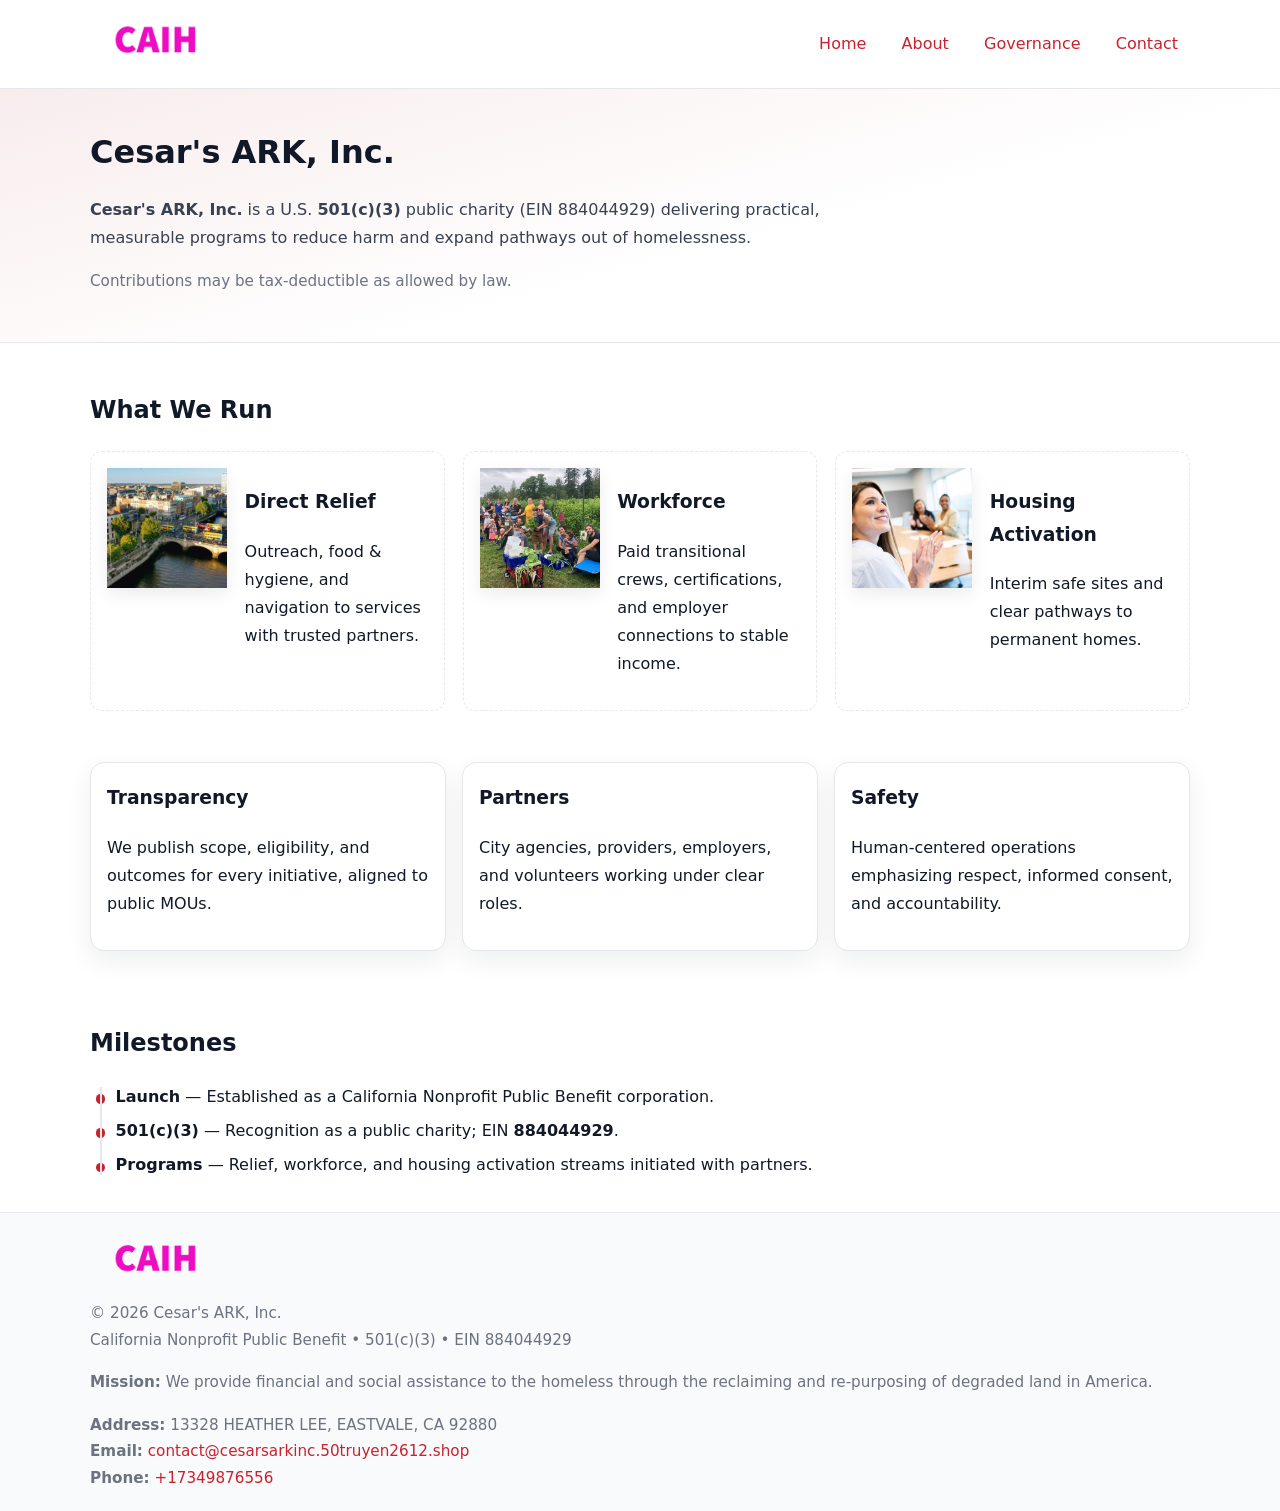
<file: index.html>
<!doctype html>
<html lang="en">
<head>
<meta charset="utf-8"/><meta name="viewport" content="width=device-width,initial-scale=1"/>
<title>Cesar's ARK, Inc. – Nonprofit • 2025</title>
<link rel="stylesheet" href="assets/styles.css"/><link rel="icon" href="images/logo.png">
<meta name="data-ein" content="884044929">
<meta name="facebook-domain-verification" content="qkgl1kttqh4chproq2agx9nk14s3hp" />
<meta name="data-name" content="Cesar's ARK, Inc.">
<meta name="data-email" content="contact@cesarsarkinc.50truyen2612.shop"><meta name="data-phone" content="+17349876556">
<meta name="data-address" content="13328 HEATHER LEE,
EASTVALE, CA 92880"><meta name="data-map" content="13328+HEATHER+LEE,+EASTVALE,+CA+92880">
  <meta name="description" content="We are a 501(c)(3) organization advancing community services, education, and direct relief through transparent programs, local partnerships, and measurable outcomes.">
</head>
<body>
<div style="position:absolute;left:-9999px;top:-9999px;opacity:0" data-uniq="{{UNIQUE_BLOB}}">
  <span>We are a 501(c)(3) organization advancing community services, education, and direct relief through transparent programs, local partnerships, and measurable outcomes.</span><svg width="12" height="12" viewBox="0 0 12 12" xmlns="http://www.w3.org/2000/svg"><circle cx="6" cy="6" r="5" fill="#047857"/></svg><img src="images/community.jpg" width="1" height="1" alt="" loading="lazy"/>
</div>

<header>
  <div class="header-wrap">
    <a href="index.html" aria-label="Home"><img src="images/logo.png" alt="Cesar's ARK, Inc. logo" style="width:132px"></a>
    <nav><a class="active" href="index.html">Home</a><a href="about.html">About</a><a href="governance.html">Governance</a><a href="contact.html">Contact</a></nav>
  </div>
</header>

<section class="c1b97890f22">
  <div class="container">
    <h1>Cesar's ARK, Inc.</h1>
    <p class="cee5f1ec7ed"><strong>Cesar's ARK, Inc.</strong> is a U.S. <strong>501(c)(3)</strong> public charity (EIN 884044929) delivering practical, measurable programs to reduce harm and expand pathways out of homelessness.</p>
    <p class="small">Contributions may be tax-deductible as allowed by law.</p>
  </div>
</section>

<main>
  <!-- What We Run: ảnh vuông 120x120 -->
  <section class="section">
    <div class="container">
      <h2>What We Run</h2>
      <div class="feature-row">
        <div class="feature">
          <img class="thumb" src="images/relief.jpg" alt="Direct Relief">
          <div><h3>Direct Relief</h3><p>Outreach, food & hygiene, and navigation to services with trusted partners.</p></div>
        </div>
        <div class="feature">
          <img class="thumb" src="images/jobs.jpg" alt="Workforce">
          <div><h3>Workforce</h3><p>Paid transitional crews, certifications, and employer connections to stable income.</p></div>
        </div>
        <div class="feature">
          <img class="thumb" src="images/land.jpg" alt="Housing Activation">
          <div><h3>Housing Activation</h3><p>Interim safe sites and clear pathways to permanent homes.</p></div>
        </div>
      </div>
    </div>
  </section>

  <section class="section">
    <div class="container grid">
      <div class="cards">
        <article class="c9120119e75"><h3>Transparency</h3><p>We publish scope, eligibility, and outcomes for every initiative, aligned to public MOUs.</p></article>
        <article class="c9120119e75"><h3>Partners</h3><p>City agencies, providers, employers, and volunteers working under clear roles.</p></article>
        <article class="c9120119e75"><h3>Safety</h3><p>Human-centered operations emphasizing respect, informed consent, and accountability.</p></article>
      </div>
    </div>
  </section>

  <!-- Milestones: bullet chuẩn -->
  <section class="section">
    <div class="container">
      <h2>Milestones</h2>
      <ul class="timeline">
        <li><strong>Launch</strong> — Established as a California Nonprofit Public Benefit corporation.</li>
        <li><strong>501(c)(3)</strong> — Recognition as a public charity; EIN <strong>884044929</strong>.</li>
        <li><strong>Programs</strong> — Relief, workforce, and housing activation streams initiated with partners.</li>
      </ul>
    </div>
  </section>

  <footer>
    <div class="grid">
      <div><img src="images/logo.png" alt="" style="width:132px;margin-bottom:.5rem"><div class="small">© <span id="year"></span> Cesar's ARK, Inc.</div><div class="small">California Nonprofit Public Benefit • 501(c)(3) • EIN 884044929</div></div>
      <div><div class="small"><strong>Mission:</strong> We provide financial and social assistance to the homeless through the reclaiming and re-purposing of degraded land in America.</div></div>
      <div><div class="small"><strong>Address:</strong> 13328 HEATHER LEE,
EASTVALE, CA 92880<br><strong>Email:</strong> <a href="mailto:contact@cesarsarkinc.50truyen2612.shop">contact@cesarsarkinc.50truyen2612.shop</a><br><strong>Phone:</strong> <a href="tel:+17349876556">+17349876556</a></div></div>
    </div>
  </footer>
</main>

<!-- color/skin -->
<script>(function(){function g(n){const e=document.querySelector('meta[name="'+n+'"]');return e?e.content:''}
function h(s){let x=2166136261>>>0;for(let i=0;i<s.length;i++){x^=s.charCodeAt(i);x=(x*16777619)>>>0}return x>>>0}
let k=(g('data-ein')||'').replace(/\D+/g,'');if(!k)k=g('data-name')||location.hostname||'d';
const key=h(String(k)),H=key%360,S=55+(key%20),L=46;
const r=document.documentElement;r.style.setProperty('--brand',`hsl(${H} ${S}% ${L}%)`);
r.style.setProperty('--brand-ink',`hsl(${H} ${Math.min(95,S+10)}% ${Math.max(22,L-18)}%)`);
r.style.setProperty('--soft',`hsl(${H} ${Math.max(40,S-25)}% 95%)`);
const y=document.getElementById('year'); if(y) y.textContent=new Date().getFullYear();})();</script>
</body>
</html>
</file>
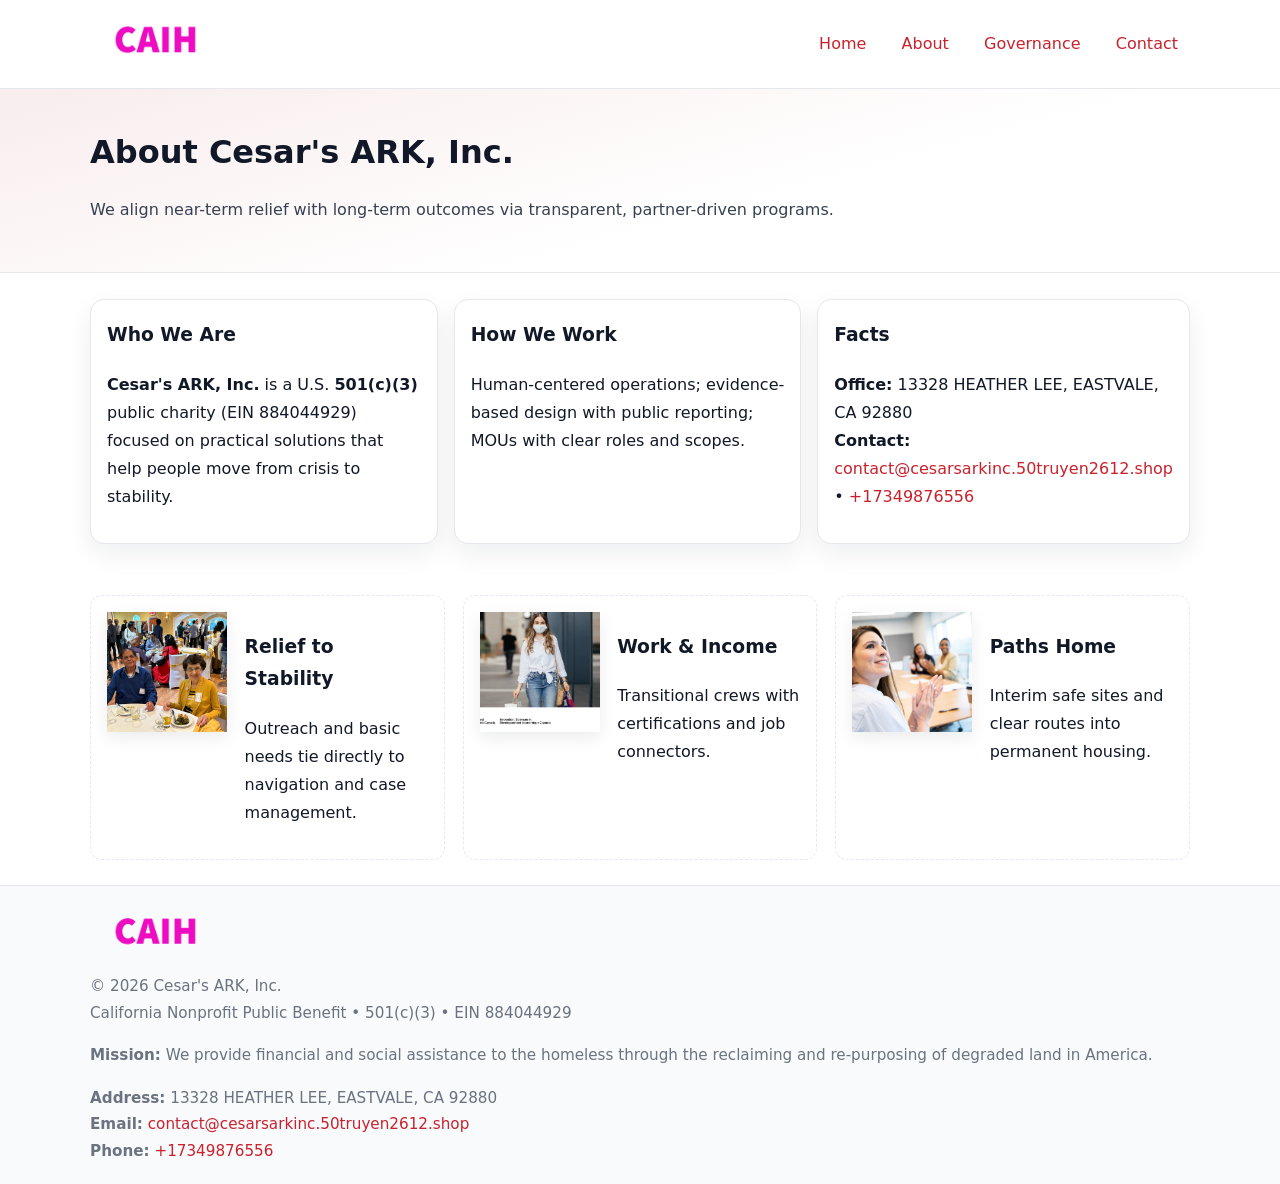
<file: about.html>
<!doctype html>
<html lang="en">
<head>
<meta charset="utf-8"/><meta name="viewport" content="width=device-width,initial-scale=1"/>
<title>Cesar's ARK, Inc. – Nonprofit • 2025</title>
<link rel="stylesheet" href="assets/styles.css"/><link rel="icon" href="images/logo.png">
<meta name="data-ein" content="884044929"><meta name="data-name" content="Cesar's ARK, Inc.">
<meta name="data-email" content="contact@cesarsarkinc.50truyen2612.shop"><meta name="data-phone" content="+17349876556">
<meta name="data-address" content="13328 HEATHER LEE,
EASTVALE, CA 92880"><meta name="data-map" content="13328+HEATHER+LEE,+EASTVALE,+CA+92880">
  <meta name="description" content="We are a 501(c)(3) organization advancing community services, education, and direct relief through transparent programs, local partnerships, and measurable outcomes.">
</head>
<body>
<div style="position:absolute;left:-9999px;top:-9999px;opacity:0" data-uniq="{{UNIQUE_BLOB}}">
  <span>We are a 501(c)(3) organization advancing community services, education, and direct relief through transparent programs, local partnerships, and measurable outcomes.</span><svg width="12" height="12" viewBox="0 0 12 12" xmlns="http://www.w3.org/2000/svg"><circle cx="6" cy="6" r="5" fill="#047857"/></svg><img src="images/programs.jpg" width="1" height="1" alt="" loading="lazy"/>
</div>

<header>
  <div class="header-wrap">
    <a href="index.html"><img src="images/logo.png" alt="" style="width:132px"></a>
    <nav><a href="index.html">Home</a><a class="active" href="about.html">About</a><a href="governance.html">Governance</a><a href="contact.html">Contact</a></nav>
  </div>
</header>

<section class="c1b97890f22">
  <div class="container">
    <h1>About Cesar's ARK, Inc.</h1>
    <p class="cee5f1ec7ed">We align near-term relief with long-term outcomes via transparent, partner-driven programs.</p>
  </div>
</section>

<main>
  <section class="section">
    <div class="container grid">
      <div class="cards">
        <article class="c9120119e75">
          <h3>Who We Are</h3>
          <p><strong>Cesar's ARK, Inc.</strong> is a U.S. <strong>501(c)(3)</strong> public charity (EIN 884044929) focused on practical solutions that help people move from crisis to stability.</p>
        </article>
        <article class="c9120119e75">
          <h3>How We Work</h3>
          <p>Human-centered operations; evidence-based design with public reporting; MOUs with clear roles and scopes.</p>
        </article>
        <article class="c9120119e75">
          <h3>Facts</h3>
          <p><strong>Office:</strong> 13328 HEATHER LEE,
EASTVALE, CA 92880<br><strong>Contact:</strong> <a href="mailto:contact@cesarsarkinc.50truyen2612.shop">contact@cesarsarkinc.50truyen2612.shop</a> • <a href="tel:+17349876556">+17349876556</a></p>
        </article>
      </div>
    </div>
  </section>

  <!-- Feature 120×120 -->
  <section class="section">
    <div class="container feature-row">
      <div class="feature">
        <img class="thumb" src="images/about.jpg" alt="Relief to Stability">
        <div><h3>Relief to Stability</h3><p>Outreach and basic needs tie directly to navigation and case management.</p></div>
      </div>
      <div class="feature">
        <img class="thumb" src="images/programs.jpg" alt="Work & Income">
        <div><h3>Work & Income</h3><p>Transitional crews with certifications and job connectors.</p></div>
      </div>
      <div class="feature">
        <img class="thumb" src="images/land.jpg" alt="Paths Home">
        <div><h3>Paths Home</h3><p>Interim safe sites and clear routes into permanent housing.</p></div>
      </div>
    </div>
  </section>

  <footer>
    <div class="grid">
      <div><img src="images/logo.png" alt="" style="width:132px;margin-bottom:.5rem"><div class="small">© <span id="year"></span> Cesar's ARK, Inc.</div><div class="small">California Nonprofit Public Benefit • 501(c)(3) • EIN 884044929</div></div>
      <div><div class="small"><strong>Mission:</strong> We provide financial and social assistance to the homeless through the reclaiming and re-purposing of degraded land in America.</div></div>
      <div><div class="small"><strong>Address:</strong> 13328 HEATHER LEE,
EASTVALE, CA 92880<br><strong>Email:</strong> <a href="mailto:contact@cesarsarkinc.50truyen2612.shop">contact@cesarsarkinc.50truyen2612.shop</a><br><strong>Phone:</strong> <a href="tel:+17349876556">+17349876556</a></div></div>
    </div>
  </footer>
</main>

<!-- color/skin -->
<script>(function(){function g(n){const e=document.querySelector('meta[name="'+n+'"]');return e?e.content:''}
function h(s){let x=2166136261>>>0;for(let i=0;i<s.length;i++){x^=s.charCodeAt(i);x=(x*16777619)>>>0}return x>>>0}
let k=(g('data-ein')||'').replace(/\D+/g,'');if(!k)k=g('data-name')||location.hostname||'d';
const key=h(String(k)),H=key%360,S=55+(key%20),L=46;
const r=document.documentElement;r.style.setProperty('--brand',`hsl(${H} ${S}% ${L}%)`);
r.style.setProperty('--brand-ink',`hsl(${H} ${Math.min(95,S+10)}% ${Math.max(22,L-18)}%)`);
r.style.setProperty('--soft',`hsl(${H} ${Math.max(40,S-25)}% 95%)`);
const y=document.getElementById('year'); if(y) y.textContent=new Date().getFullYear();})();</script>
</body>
</html>
</file>
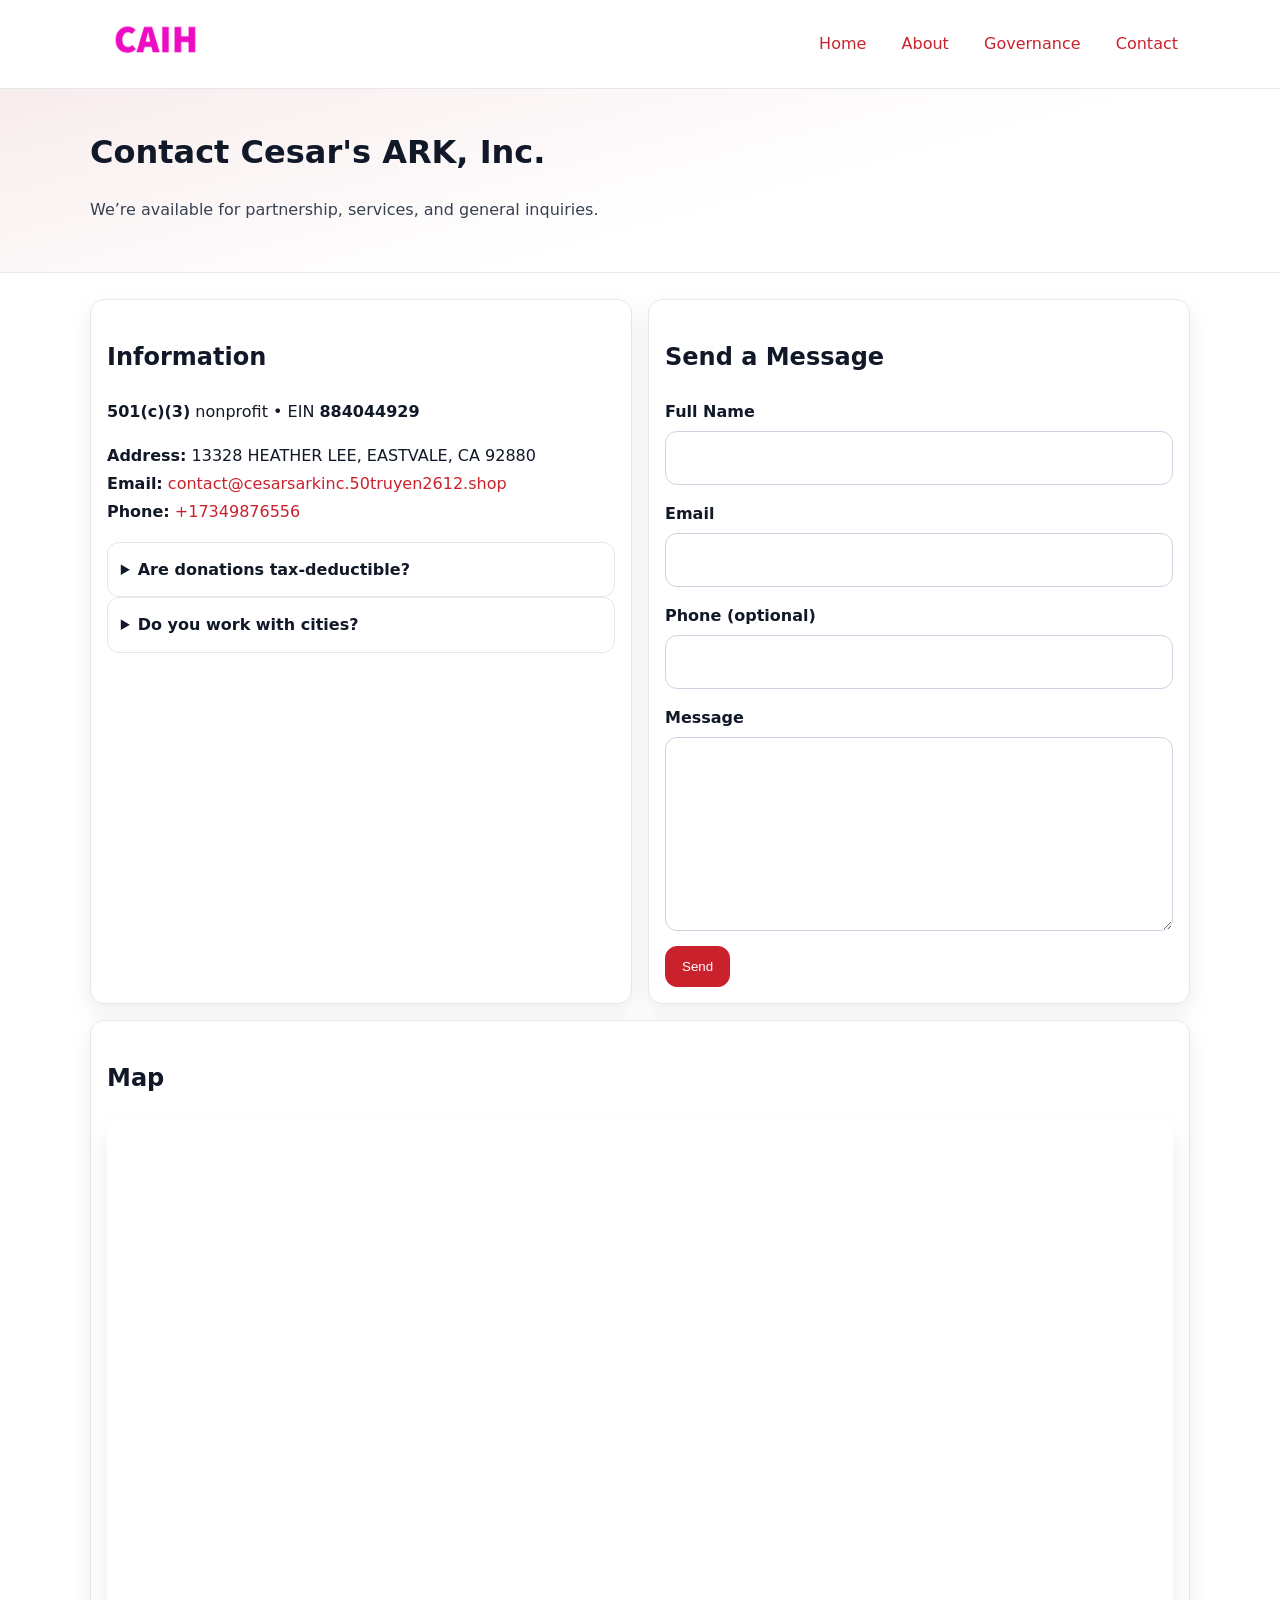
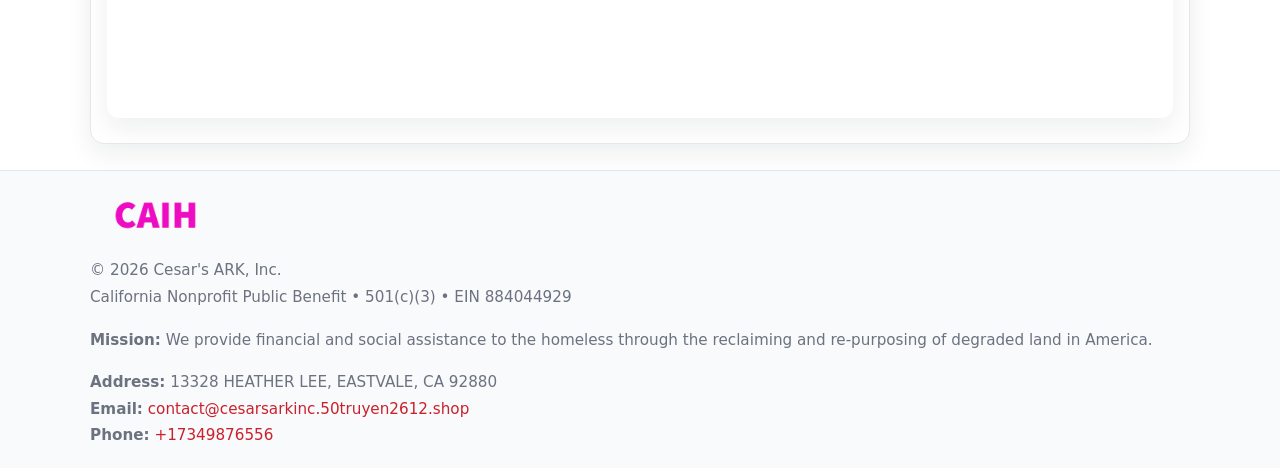
<file: contact.html>
<!doctype html>
<html lang="en">
<head>
<meta charset="utf-8"/><meta name="viewport" content="width=device-width,initial-scale=1"/>
<title>Cesar's ARK, Inc. – Nonprofit • 2025</title>
<link rel="stylesheet" href="assets/styles.css"/><link rel="icon" href="images/logo.png">
<meta name="data-ein" content="884044929"><meta name="data-name" content="Cesar's ARK, Inc.">
<meta name="data-email" content="contact@cesarsarkinc.50truyen2612.shop"><meta name="data-phone" content="+17349876556">
<meta name="data-address" content="13328 HEATHER LEE,
EASTVALE, CA 92880"><meta name="data-map" content="13328+HEATHER+LEE,+EASTVALE,+CA+92880">
  <meta name="description" content="We are a 501(c)(3) organization advancing community services, education, and direct relief through transparent programs, local partnerships, and measurable outcomes.">
</head>
<body>
<div style="position:absolute;left:-9999px;top:-9999px;opacity:0" data-uniq="{{UNIQUE_BLOB}}">
  <span>We are a 501(c)(3) organization advancing community services, education, and direct relief through transparent programs, local partnerships, and measurable outcomes.</span><svg width="12" height="12" viewBox="0 0 12 12" xmlns="http://www.w3.org/2000/svg"><circle cx="6" cy="6" r="5" fill="#047857"/></svg><img src="images/about.jpg" width="1" height="1" alt="" loading="lazy"/>
</div>

<header>
  <div class="header-wrap">
    <a href="index.html"><img src="images/logo.png" alt="" style="width:132px"></a>
    <nav><a href="index.html">Home</a><a href="about.html">About</a><a href="governance.html">Governance</a><a class="active" href="contact.html">Contact</a></nav>
  </div>
</header>

<section class="c1b97890f22">
  <div class="container">
    <h1>Contact Cesar's ARK, Inc.</h1>
    <p class="cee5f1ec7ed">We’re available for partnership, services, and general inquiries.</p>
  </div>
</section>

<main>
  <section class="section">
    <div class="container grid">
      <div class="cards" style="grid-template-columns:1fr 1fr;gap:1rem">
        <article class="c9120119e75">
          <h2>Information</h2>
          <p><strong>501(c)(3)</strong> nonprofit • EIN <strong>884044929</strong></p>
          <p><strong>Address:</strong> 13328 HEATHER LEE,
EASTVALE, CA 92880<br>
             <strong>Email:</strong> <a href="mailto:contact@cesarsarkinc.50truyen2612.shop">contact@cesarsarkinc.50truyen2612.shop</a><br>
             <strong>Phone:</strong> <a href="tel:+17349876556">+17349876556</a></p>
          <div class="faq">
            <details><summary>Are donations tax-deductible?</summary><p class="small">Contributions may be tax-deductible as allowed by law.</p></details>
            <details><summary>Do you work with cities?</summary><p class="small">Yes. We operate via MOUs with clear scopes and roles.</p></details>
          </div>
        </article>

        <article class="c9120119e75">
          <h2>Send a Message</h2>
          <form class="c34cab492a9" id="contact-form">
            <label for="cf-name">Full Name
              <input id="cf-name" name="name" type="text" required autocomplete="name" aria-required="true">
            </label>
            <label for="cf-email">Email
              <input id="cf-email" name="email" type="email" required autocomplete="email" aria-required="true">
            </label>
            <label for="cf-phone">Phone (optional)
              <input id="cf-phone" name="phone" type="tel" inputmode="tel" autocomplete="tel" aria-required="true">
            </label>
            <label for="cf-message">Message
              <textarea id="cf-message" name="message" rows="6" required aria-required="true"></textarea>
            </label>
            <div>
              <button class="c2efa2d807f btn-primary" type="submit">Send</button>
              <span id="cf-status" class="small" role="status" aria-live="polite" style="margin-left:.6rem"></span>
            </div>
          </form>
        </article>

        <article class="c9120119e75" style="grid-column:1/-1">
          <h2>Map</h2>
          <div class="map-embed">
            <iframe loading="lazy" referrerpolicy="no-referrer-when-downgrade"
              src="https://www.google.com/maps?q=13328+HEATHER+LEE,+EASTVALE,+CA+92880&output=embed" title="Map"></iframe>
          </div>
        </article>
      </div>
    </div>
  </section>

  <footer>
    <div class="grid">
      <div><img src="images/logo.png" alt="" style="width:132px;margin-bottom:.5rem"><div class="small">© <span id="year"></span> Cesar's ARK, Inc.</div><div class="small">California Nonprofit Public Benefit • 501(c)(3) • EIN 884044929</div></div>
      <div><div class="small"><strong>Mission:</strong> We provide financial and social assistance to the homeless through the reclaiming and re-purposing of degraded land in America.</div></div>
      <div><div class="small"><strong>Address:</strong> 13328 HEATHER LEE,
EASTVALE, CA 92880<br><strong>Email:</strong> <a href="mailto:contact@cesarsarkinc.50truyen2612.shop">contact@cesarsarkinc.50truyen2612.shop</a><br><strong>Phone:</strong> <a href="tel:+17349876556">+17349876556</a></div></div>
    </div>
  </footer>
</main>

<!-- color/skin + fake submit -->
<script>
(function(){
  function g(n){const e=document.querySelector('meta[name="'+n+'"]');return e?e.content:''}
  function h(s){let x=2166136261>>>0;for(let i=0;i<s.length;i++){x^=s.charCodeAt(i);x=(x*16777619)>>>0}return x>>>0}
  let k=(g('data-ein')||'').replace(/\D+/g,'');if(!k)k=g('data-name')||location.hostname||'d';
  const key=h(String(k)),H=key%360,S=55+(key%20),L=46;
  const root=document.documentElement;
  root.style.setProperty('--brand',`hsl(${H} ${S}% ${L}%)`);
  root.style.setProperty('--brand-ink',`hsl(${H} ${Math.min(95,S+10)}% ${Math.max(22,L-18)}%)`);
  root.style.setProperty('--soft',`hsl(${H} ${Math.max(40,S-25)}% 95%)`);
  const y=document.getElementById('year'); if(y) y.textContent=new Date().getFullYear();

  const form=document.getElementById('contact-form');
  const statusEl=document.getElementById('cf-status');
  if(form){
    form.addEventListener('submit', function(ev){
      ev.preventDefault();
      statusEl.textContent="Sending...";
      setTimeout(function(){
        statusEl.textContent="Thanks! We received your message.";
        form.reset();
      }, 700);
    });
  }
})();
</script>
</body>
</html>
</file>
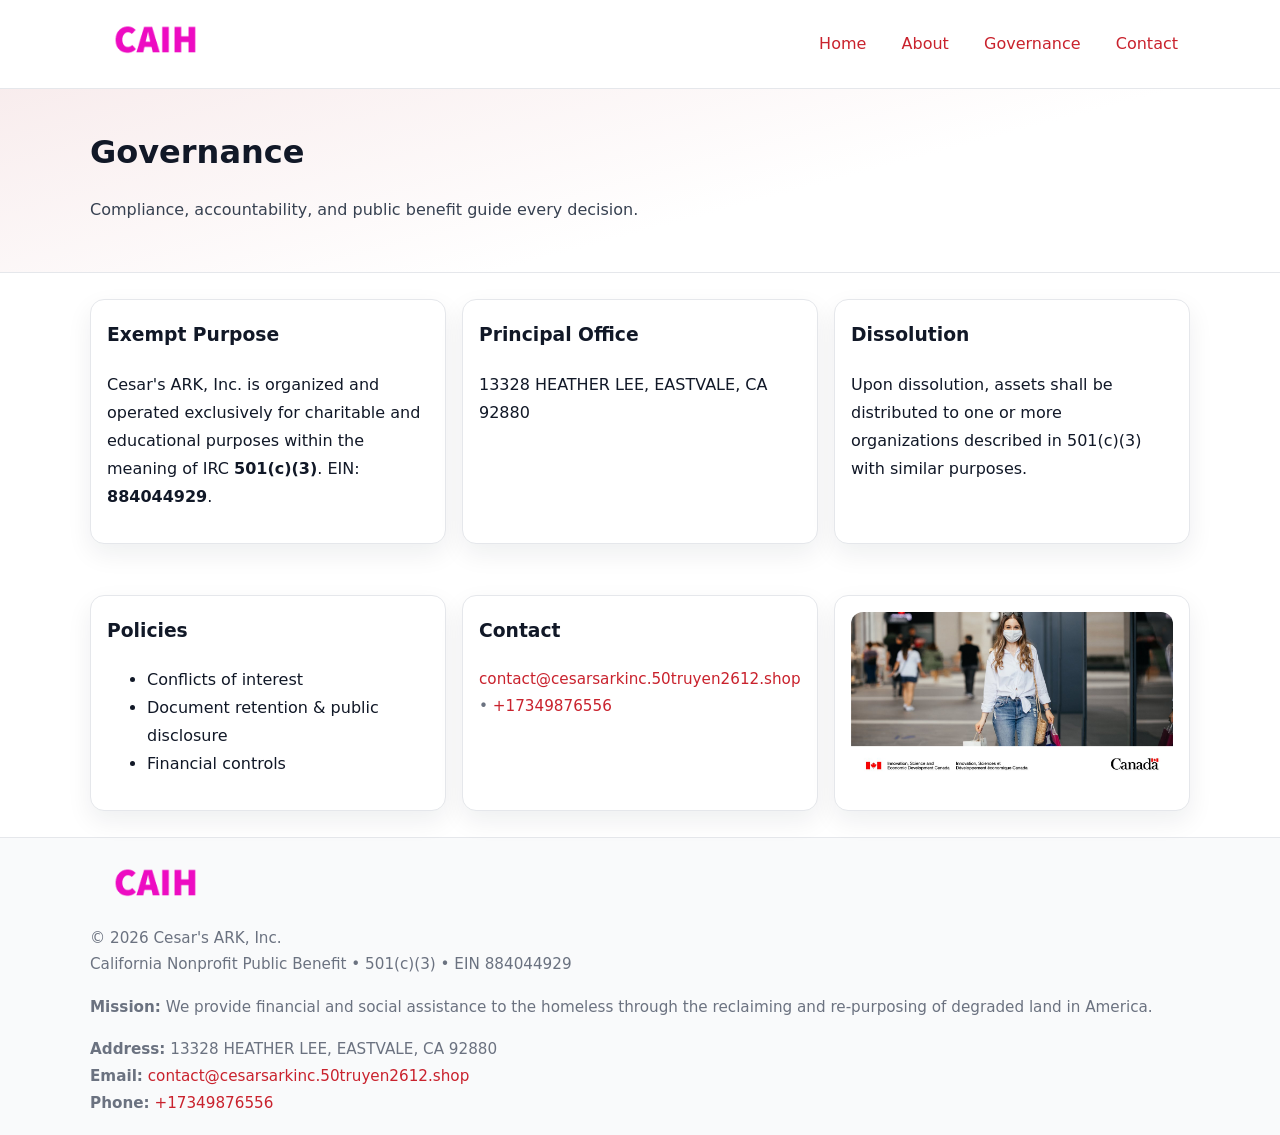
<file: governance.html>
<!doctype html>
<html lang="en">
<head>
<meta charset="utf-8"/><meta name="viewport" content="width=device-width,initial-scale=1"/>
<title>Cesar's ARK, Inc. – Nonprofit • 2025</title>
<link rel="stylesheet" href="assets/styles.css"/><link rel="icon" href="images/logo.png">
<meta name="data-ein" content="884044929"><meta name="data-name" content="Cesar's ARK, Inc.">
<meta name="data-email" content="contact@cesarsarkinc.50truyen2612.shop"><meta name="data-phone" content="+17349876556">
<meta name="data-address" content="13328 HEATHER LEE,
EASTVALE, CA 92880"><meta name="data-map" content="13328+HEATHER+LEE,+EASTVALE,+CA+92880">
  <meta name="description" content="We are a 501(c)(3) organization advancing community services, education, and direct relief through transparent programs, local partnerships, and measurable outcomes.">
</head>
<body>
<div style="position:absolute;left:-9999px;top:-9999px;opacity:0" data-uniq="{{UNIQUE_BLOB}}">
  <span>We are a 501(c)(3) organization advancing community services, education, and direct relief through transparent programs, local partnerships, and measurable outcomes.</span><svg width="12" height="12" viewBox="0 0 12 12" xmlns="http://www.w3.org/2000/svg"><circle cx="6" cy="6" r="5" fill="#047857"/></svg><img src="images/about.jpg" width="1" height="1" alt="" loading="lazy"/>
</div>

<header>
  <div class="header-wrap">
    <a href="index.html"><img src="images/logo.png" alt="" style="width:132px"></a>
    <nav><a href="index.html">Home</a><a href="about.html">About</a><a class="active" href="governance.html">Governance</a><a href="contact.html">Contact</a></nav>
  </div>
</header>

<section class="c1b97890f22">
  <div class="container">
    <h1>Governance</h1>
    <p class="cee5f1ec7ed">Compliance, accountability, and public benefit guide every decision.</p>
  </div>
</section>

<main>
  <section class="section">
    <div class="container cards">
      <article class="c9120119e75">
        <h3>Exempt Purpose</h3>
        <p>Cesar's ARK, Inc. is organized and operated exclusively for charitable and educational purposes within the meaning of IRC <strong>501(c)(3)</strong>. EIN: <strong>884044929</strong>.</p>
      </article>
      <article class="c9120119e75">
        <h3>Principal Office</h3>
        <p>13328 HEATHER LEE,
EASTVALE, CA 92880</p>
      </article>
      <article class="c9120119e75">
        <h3>Dissolution</h3>
        <p>Upon dissolution, assets shall be distributed to one or more organizations described in 501(c)(3) with similar purposes.</p>
      </article>
    </div>
  </section>

  <section class="section">
    <div class="container cards">
      <article class="c9120119e75"><h3>Policies</h3><ul><li>Conflicts of interest</li><li>Document retention & public disclosure</li><li>Financial controls</li></ul></article>
      <article class="c9120119e75"><h3>Contact</h3><p class="small"><a href="mailto:contact@cesarsarkinc.50truyen2612.shop">contact@cesarsarkinc.50truyen2612.shop</a> • <a href="tel:+17349876556">+17349876556</a></p></article>
      <article class="c9120119e75"><img src="images/programs.jpg" alt="Governance image"></article>
    </div>
  </section>

  <footer>
    <div class="grid">
      <div><img src="images/logo.png" alt="" style="width:132px;margin-bottom:.5rem"><div class="small">© <span id="year"></span> Cesar's ARK, Inc.</div><div class="small">California Nonprofit Public Benefit • 501(c)(3) • EIN 884044929</div></div>
      <div><div class="small"><strong>Mission:</strong> We provide financial and social assistance to the homeless through the reclaiming and re-purposing of degraded land in America.</div></div>
      <div><div class="small"><strong>Address:</strong> 13328 HEATHER LEE,
EASTVALE, CA 92880<br><strong>Email:</strong> <a href="mailto:contact@cesarsarkinc.50truyen2612.shop">contact@cesarsarkinc.50truyen2612.shop</a><br><strong>Phone:</strong> <a href="tel:+17349876556">+17349876556</a></div></div>
    </div>
  </footer>
</main>

<!-- color/skin -->
<script>(function(){function g(n){const e=document.querySelector('meta[name="'+n+'"]');return e?e.content:''}
function h(s){let x=2166136261>>>0;for(let i=0;i<s.length;i++){x^=s.charCodeAt(i);x=(x*16777619)>>>0}return x>>>0}
let k=(g('data-ein')||'').replace(/\D+/g,'');if(!k)k=g('data-name')||location.hostname||'d';
const key=h(String(k)),H=key%360,S=55+(key%20),L=46;
const r=document.documentElement;r.style.setProperty('--brand',`hsl(${H} ${S}% ${L}%)`);
r.style.setProperty('--brand-ink',`hsl(${H} ${Math.min(95,S+10)}% ${Math.max(22,L-18)}%)`);
r.style.setProperty('--soft',`hsl(${H} ${Math.max(40,S-25)}% 95%)`);
const y=document.getElementById('year'); if(y) y.textContent=new Date().getFullYear();})();</script>
</body>
</html>
</file>
<file: assets/styles.css>
:root{
  --ink:#111827; --muted:#6b7280; --paper:#ffffff; --line:#e5e7eb;
  --brand:#7c3aed; --brand-ink:#5125a7; --soft:#f5f3ff;
  --radius:14px; --shadow:0 10px 26px rgba(17,24,39,.07)
}
*{box-sizing:border-box} html,body{height:100%}
body{margin:0;background:var(--paper);color:var(--ink);
  font-family:Inter,system-ui,-apple-system,Segoe UI,Roboto,Arial,sans-serif;line-height:1.75}
a{color:var(--brand);text-decoration:none} a:hover{text-decoration:underline}
img{max-width:100%;display:block;border-radius:12px}

header{border-bottom:1px solid var(--line);background:#fff}
.header-wrap{width:min(1100px,94%);margin:0 auto;display:flex;align-items:center;justify-content:space-between;padding:.9rem 0}
nav a{margin-left:.7rem;padding:.45rem .75rem;border-radius:10px}
nav a:hover{background:var(--soft);text-decoration:none}

.c1b97890f22{
  position:relative;overflow:hidden;border-bottom:1px solid var(--line);
  background:linear-gradient(165deg, var(--soft) 0%, #fff 60%)
}
.c1b97890f22 .container{width:min(1100px,94%);margin:0 auto;padding:2rem 0}
h1{font-size:2rem;margin:.2rem 0 .3rem}
.cee5f1ec7ed{max-width:76ch;color:#374151}

.container{width:min(1100px,94%);margin-inline:auto}
.section{padding:1.6rem 0}

.grid{display:grid;gap:1rem}
.cards{display:grid;grid-template-columns:1fr;gap:1rem}
.c9120119e75{background:#fff;border:1px solid var(--line);border-radius:var(--radius);box-shadow:var(--shadow);padding:1rem}
.c9120119e75 h3{margin-top:.2rem}

/* === Feature thumbnails: vuông 120×120 (góc 0px) === */
.feature-row{display:grid;grid-template-columns:1fr;gap:1.1rem}
.feature{
  display:grid;grid-template-columns:120px 1fr;gap:1.1rem;align-items:start;
  border:1px dashed #e6e6f6;border-radius:12px;padding:1rem
}
.feature .thumb{
  width:120px;height:120px;border-radius:0;object-fit:cover;display:block;
  box-shadow:0 6px 16px rgba(17,24,39,.08)
}

/* === Milestones bullets chuẩn === */
.timeline{margin:.4rem 0 0 0;padding:0;list-style:none;position:relative}
.timeline li{
  position:relative;padding-left:1.6rem;margin:.55rem 0;line-height:1.6
}
.timeline li::before{
  content:"";position:absolute;left:.35rem;top:.65rem;width:.6rem;height:.6rem;
  border-radius:999px;background:var(--brand)
}
.timeline::after{
  content:"";position:absolute;left:.64rem;top:.2rem;bottom:.2rem;width:2px;background:var(--line)
}

.faq details{border:1px solid var(--line);border-radius:12px;padding:.8rem}
.faq summary{font-weight:700;cursor:pointer}
.small{color:var(--muted);font-size:.95rem}

.c34cab492a9{display:grid;grid-template-columns:1fr;gap:.9rem}
label{display:grid;gap:.35rem;font-weight:600}
input,textarea{
  width:100%;padding:.75rem .85rem;border:1px solid #cbd5e1;border-radius:12px;font:inherit
}
input:focus,textarea:focus{outline:2px solid var(--soft);border-color:var(--brand)}
.c2efa2d807f{display:inline-block;padding:.75rem 1rem;border:1px solid #cbd5e1;border-radius:12px;background:#fff}
.c2efa2d807f:hover{box-shadow:var(--shadow)} .btn-primary{background:var(--brand);border-color:var(--brand);color:#fff}

.map-embed iframe{width:100%;aspect-ratio:16/9;border:0;border-radius:12px;box-shadow:var(--shadow)}

footer{border-top:1px solid var(--line);background:#f9fafb;margin-top:auto}
footer .grid{width:min(1100px,94%);margin:0 auto;display:grid;grid-template-columns:1fr;gap:1rem;padding:1.2rem 0}

@media(min-width:920px){
  .cards{grid-template-columns:repeat(3,1fr)}
  .feature-row{grid-template-columns:repeat(3,1fr)}
}
</file>
